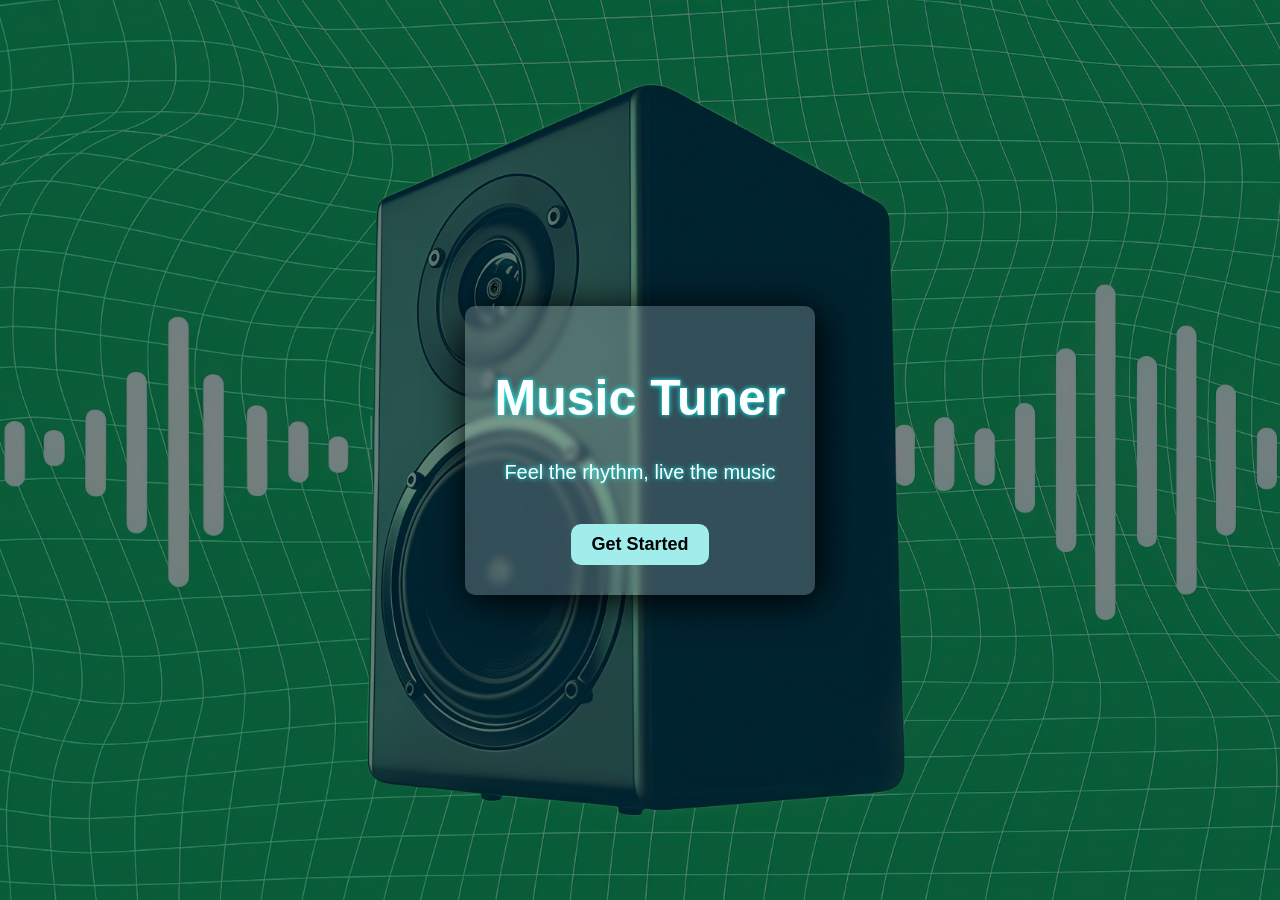
<file: index.html>
<!DOCTYPE html>
<html lang="en">
<head>
    <meta charset="UTF-8">
    <meta name="viewport" content="width=device-width, initial-scale=1.0">
    <title>Music Tuner</title>
    <link rel="stylesheet" href="style.css">
</head>
<body>
    <div class="hero">
        <div class="glasy">
        <h1>Music Tuner</h1>
        <p>Feel the rhythm, live the music</p>
     <a href="main.html" class="btn">Get Started</a>
    </div>
    </div>
</body>
</html>
</file>
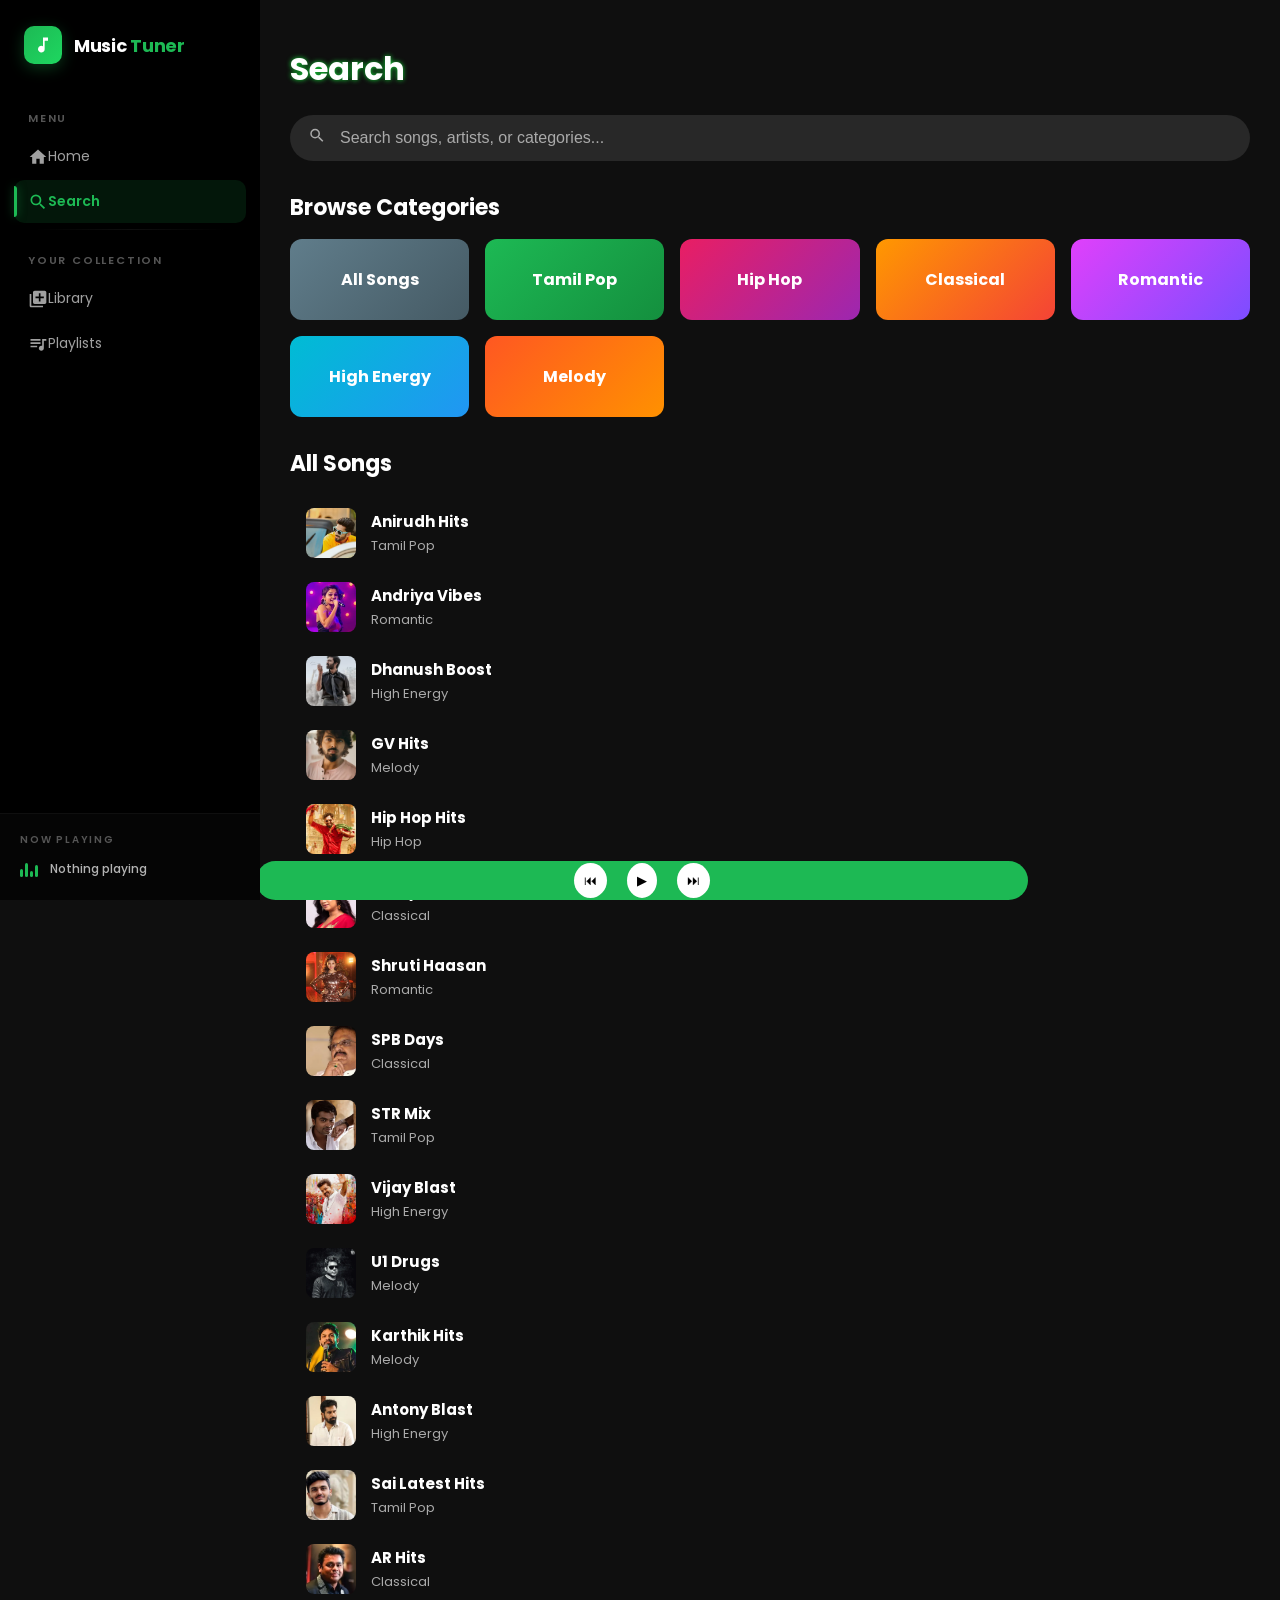
<file: Home.html>
<!DOCTYPE html>
<html lang="en">
<head>
  <meta charset="UTF-8">
  <meta name="viewport" content="width=device-width, initial-scale=1.0">
  <title>Music Tuner - Search</title>
  <link rel="stylesheet" href="style2.css">
  <link rel="stylesheet" href="style3.css">
</head>
<body>

<div class="sidebar">
  <div class="sidebar-header">
    <div class="logo-icon"><svg viewBox="0 0 24 24"><path d="M12 3v10.55A4 4 0 1 0 14 17V7h4V3h-6z"/></svg></div>
    <h2>Music <span>Tuner</span></h2>
  </div>
  <div class="sidebar-nav">
    <p class="nav-label">Menu</p>
    <ul>
      <li><a href="main.html"><span class="icon"><svg viewBox="0 0 24 24"><path d="M10 20v-6h4v6h5v-8h3L12 3 2 12h3v8z"/></svg></span> Home</a></li>
      <li class="active"><a href="Home.html"><span class="icon"><svg viewBox="0 0 24 24"><path d="M15.5 14h-.79l-.28-.27A6.47 6.47 0 0 0 16 9.5 6.5 6.5 0 1 0 9.5 16c1.61 0 3.09-.59 4.23-1.57l.27.28v.79l5 4.99L20.49 19l-4.99-5zm-6 0C7.01 14 5 11.99 5 9.5S7.01 5 9.5 5 14 7.01 14 9.5 11.99 14 9.5 14z"/></svg></span> Search</a></li>
    </ul>
    <div class="sidebar-divider"></div>
    <p class="nav-label">Your Collection</p>
    <ul>
      <li><a href="library.html"><span class="icon"><svg viewBox="0 0 24 24"><path d="M4 6H2v14c0 1.1.9 2 2 2h14v-2H4V6zm16-4H8c-1.1 0-2 .9-2 2v12c0 1.1.9 2 2 2h12c1.1 0 2-.9 2-2V4c0-1.1-.9-2-2-2zm-1 9h-4v4h-2v-4H9V9h4V5h2v4h4v2z"/></svg></span> Library</a></li>
      <li><a href="playlist.html"><span class="icon"><svg viewBox="0 0 24 24"><path d="M15 6H3v2h12V6zm0 4H3v2h12v-2zM3 16h8v-2H3v2zM17 6v8.18c-.31-.11-.65-.18-1-.18-1.66 0-3 1.34-3 3s1.34 3 3 3 3-1.34 3-3V8h3V6h-5z"/></svg></span> Playlists</a></li>
    </ul>
  </div>
  <div class="sidebar-footer">
    <div class="now-playing-label">Now Playing</div>
    <div class="now-playing-info">
      <div class="equalizer">
        <div class="eq-bar"></div>
        <div class="eq-bar"></div>
        <div class="eq-bar"></div>
        <div class="eq-bar"></div>
      </div>
      <span class="now-playing-text" id="nowPlayingText">Nothing playing</span>
    </div>
  </div>
</div>

<div class="main">
  <h1 class="one">Search</h1>

  <div class="search-container">
    <span class="search-icon"><svg width="18" height="18" viewBox="0 0 24 24" fill="#aaa"><path d="M15.5 14h-.79l-.28-.27A6.47 6.47 0 0 0 16 9.5 6.5 6.5 0 1 0 9.5 16c1.61 0 3.09-.59 4.23-1.57l.27.28v.79l5 4.99L20.49 19l-4.99-5zm-6 0C7.01 14 5 11.99 5 9.5S7.01 5 9.5 5 14 7.01 14 9.5 11.99 14 9.5 14z"/></svg></span>
    <input type="text" class="search-bar" id="searchInput" placeholder="Search songs, artists, or categories..." oninput="filterSongs()">
  </div>

  <h2 class="section-title">Browse Categories</h2>
  <div class="categories">
    <div class="category cat-all" onclick="filterByCategory('all')">All Songs</div>
    <div class="category cat-tamil" onclick="filterByCategory('Tamil Pop')">Tamil Pop</div>
    <div class="category cat-hiphop" onclick="filterByCategory('Hip Hop')">Hip Hop</div>
    <div class="category cat-classical" onclick="filterByCategory('Classical')">Classical</div>
    <div class="category cat-romantic" onclick="filterByCategory('Romantic')">Romantic</div>
    <div class="category cat-high" onclick="filterByCategory('High Energy')">High Energy</div>
    <div class="category cat-melody" onclick="filterByCategory('Melody')">Melody</div>
  </div>

  <h2 class="section-title" id="resultsTitle">All Songs</h2>
  <ul class="song-list" id="songList"></ul>
</div>

<div class="player">
  <button onclick="prev()">⏮</button>
  <button id="playBtn" onclick="togglePlay()">▶</button>
  <button onclick="next()">⏭</button>
</div>

<audio id="audio"></audio>

<script>
const audio = document.getElementById("audio");
const playBtn = document.getElementById("playBtn");
const songListEl = document.getElementById("songList");
const searchInput = document.getElementById("searchInput");
const resultsTitle = document.getElementById("resultsTitle");

const songs = [
  { name: "Anirudh Hits",    file: "anis.mp3",     img: "Ani.webp",     type: "Tamil Pop",    tags: "anirudh tamil pop energy" },
  { name: "Andriya Vibes",   file: "ants.mp3",     img: "an.webp",      type: "Romantic",     tags: "andriya romantic chill" },
  { name: "Dhanush Boost",   file: "ds.mp3",       img: "D.webp",       type: "High Energy",  tags: "dhanush boost energy tamil" },
  { name: "GV Hits",         file: "gvs.mp3",      img: "GV.webp",      type: "Melody",       tags: "gv prakash melody tamil" },
  { name: "Hip Hop Hits",    file: "hips.mp3",     img: "hip.webp",     type: "Hip Hop",      tags: "hip hop rap beats" },
  { name: "Shreya Ghoshal",  file: "shrs.mp3",     img: "shr.webp",     type: "Classical",    tags: "shreya ghoshal classical melody" },
  { name: "Shruti Haasan",   file: "shruthis.mp3", img: "shruthi.webp", type: "Romantic",     tags: "shruti haasan romantic pop" },
  { name: "SPB Days",        file: "spbs.mp3",     img: "spb.webp",     type: "Classical",    tags: "spb balasubrahmanyam classical melody" },
  { name: "STR Mix",         file: "strrs.mp3",    img: "strr.webp",    type: "Tamil Pop",    tags: "str simbu tamil pop" },
  { name: "Vijay Blast",     file: "vijs.mp3",     img: "Vij.webp",     type: "High Energy",  tags: "vijay blast energy tamil" },
  { name: "U1 Drugs",        file: "u1s.mp3",      img: "u1.webp",      type: "Melody",       tags: "yuvan shankar raja melody" },
  { name: "Karthik Hits",    file: "kars.mp3",     img: "kar.webp",     type: "Melody",       tags: "karthik melody singer" },
  { name: "Antony Blast",    file: "ants.mp3",     img: "ant.webp",     type: "High Energy",  tags: "antony blast energy" },
  { name: "Sai Latest Hits", file: "sais.mp3",     img: "sai.webp",     type: "Tamil Pop",    tags: "sai pallavi latest tamil" },
  { name: "AR Hits",         file: "ars.mp3",      img: "AR.webp",      type: "Classical",    tags: "ar rahman classical oscar" }
];

let currentIndex = -1;
let filteredSongs = [...songs];

function renderSongs(list) {
  if (list.length === 0) {
    songListEl.innerHTML = '<div class="no-results">No songs found 😕</div>';
    return;
  }
  songListEl.innerHTML = list.map((song, i) => {
    const originalIndex = songs.indexOf(song);
    return `
      <li class="song-item" onclick="playSong(${originalIndex})">
        <img class="song-thumb" src="${song.img}" alt="${song.name}">
        <div class="song-info">
          <div class="song-name">${song.name}</div>
          <div class="song-type">${song.type}</div>
        </div>
        <button class="song-play-btn" onclick="event.stopPropagation(); playSong(${originalIndex})">▶</button>
      </li>
    `;
  }).join("");
}

function filterSongs() {
  const query = searchInput.value.toLowerCase().trim();
  if (query === "") {
    filteredSongs = [...songs];
    resultsTitle.textContent = "All Songs";
  } else {
    filteredSongs = songs.filter(s =>
      s.name.toLowerCase().includes(query) ||
      s.type.toLowerCase().includes(query) ||
      s.tags.toLowerCase().includes(query)
    );
    resultsTitle.textContent = `Results for "${searchInput.value}"`;
  }
  renderSongs(filteredSongs);
}

function filterByCategory(category) {
  searchInput.value = "";
  if (category === "all") {
    filteredSongs = [...songs];
    resultsTitle.textContent = "All Songs";
  } else {
    filteredSongs = songs.filter(s => s.type === category);
    resultsTitle.textContent = category;
  }
  renderSongs(filteredSongs);
}

function playSong(index) {
  currentIndex = index;
  audio.src = songs[currentIndex].file;
  audio.play();
  playBtn.textContent = "⏸";
}

function togglePlay() {
  if (currentIndex === -1) return;
  if (audio.paused) {
    audio.play();
    playBtn.textContent = "⏸";
  } else {
    audio.pause();
    playBtn.textContent = "▶";
  }
}

function next() {
  if (songs.length === 0) return;
  currentIndex = (currentIndex + 1) % songs.length;
  playSong(currentIndex);
}

function prev() {
  if (songs.length === 0) return;
  currentIndex = (currentIndex - 1 + songs.length) % songs.length;
  playSong(currentIndex);
}

audio.addEventListener("ended", function () {
  next();
});

// Initial render
renderSongs(songs);
</script>

</body>
</html>
</file>
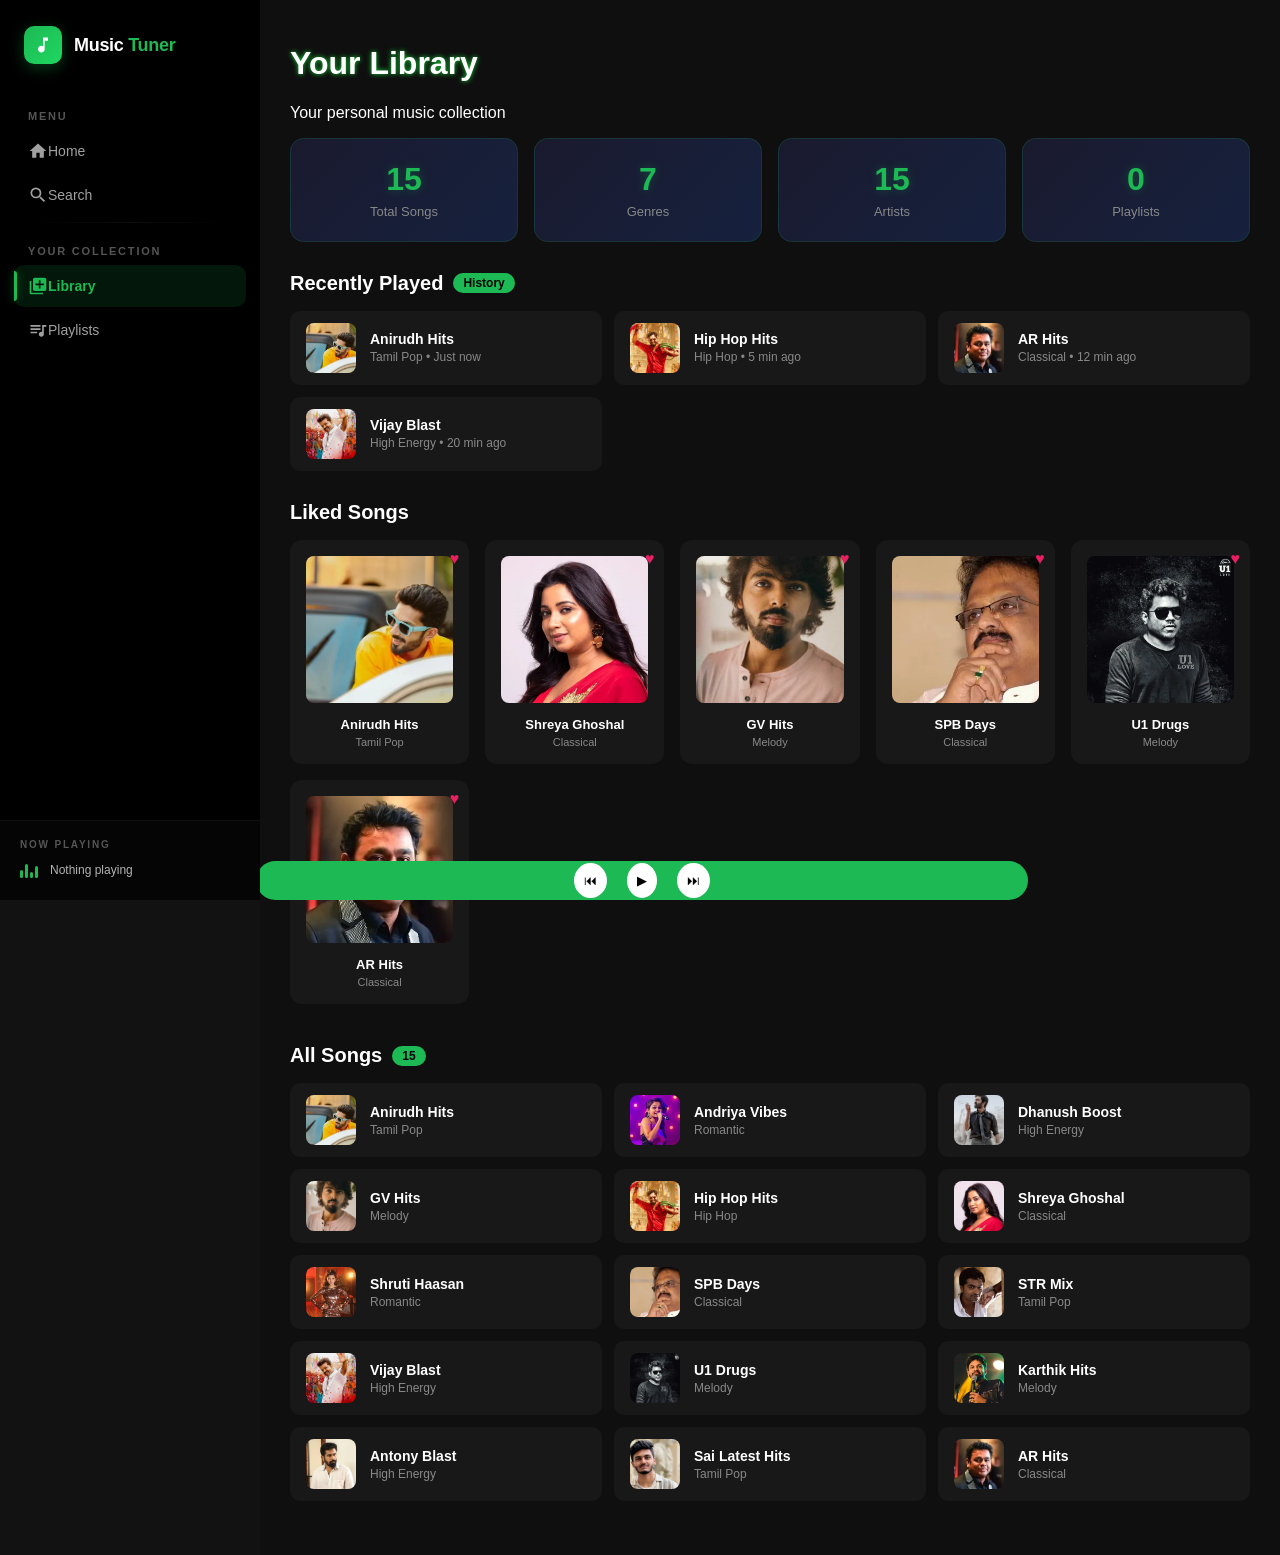
<file: library.html>
<!DOCTYPE html>
<html lang="en">
<head>
  <meta charset="UTF-8">
  <meta name="viewport" content="width=device-width, initial-scale=1.0">
  <title>Music Tuner - Library</title>
  <link rel="stylesheet" href="style2.css">
  <link rel="stylesheet" href="style-library.css">
</head>
<body>

<div class="sidebar">
  <div class="sidebar-header">
    <div class="logo-icon"><svg viewBox="0 0 24 24"><path d="M12 3v10.55A4 4 0 1 0 14 17V7h4V3h-6z"/></svg></div>
    <h2>Music <span>Tuner</span></h2>
  </div>
  <div class="sidebar-nav">
    <p class="nav-label">Menu</p>
    <ul>
      <li><a href="main.html"><span class="icon"><svg viewBox="0 0 24 24"><path d="M10 20v-6h4v6h5v-8h3L12 3 2 12h3v8z"/></svg></span> Home</a></li>
      <li><a href="Home.html"><span class="icon"><svg viewBox="0 0 24 24"><path d="M15.5 14h-.79l-.28-.27A6.47 6.47 0 0 0 16 9.5 6.5 6.5 0 1 0 9.5 16c1.61 0 3.09-.59 4.23-1.57l.27.28v.79l5 4.99L20.49 19l-4.99-5zm-6 0C7.01 14 5 11.99 5 9.5S7.01 5 9.5 5 14 7.01 14 9.5 11.99 14 9.5 14z"/></svg></span> Search</a></li>
    </ul>
    <div class="sidebar-divider"></div>
    <p class="nav-label">Your Collection</p>
    <ul>
      <li class="active"><a href="library.html"><span class="icon"><svg viewBox="0 0 24 24"><path d="M4 6H2v14c0 1.1.9 2 2 2h14v-2H4V6zm16-4H8c-1.1 0-2 .9-2 2v12c0 1.1.9 2 2 2h12c1.1 0 2-.9 2-2V4c0-1.1-.9-2-2-2zm-1 9h-4v4h-2v-4H9V9h4V5h2v4h4v2z"/></svg></span> Library</a></li>
      <li><a href="playlist.html"><span class="icon"><svg viewBox="0 0 24 24"><path d="M15 6H3v2h12V6zm0 4H3v2h12v-2zM3 16h8v-2H3v2zM17 6v8.18c-.31-.11-.65-.18-1-.18-1.66 0-3 1.34-3 3s1.34 3 3 3 3-1.34 3-3V8h3V6h-5z"/></svg></span> Playlists</a></li>
    </ul>
  </div>
  <div class="sidebar-footer">
    <div class="now-playing-label">Now Playing</div>
    <div class="now-playing-info">
      <div class="equalizer">
        <div class="eq-bar"></div>
        <div class="eq-bar"></div>
        <div class="eq-bar"></div>
        <div class="eq-bar"></div>
      </div>
      <span class="now-playing-text" id="nowPlayingText">Nothing playing</span>
    </div>
  </div>
</div>

<div class="main">
  <h1 class="one">Your Library</h1>
  <p>Your personal music collection</p>

  <!-- Stats -->
  <div class="stats-row">
    <div class="stat-card">
      <div class="stat-number">15</div>
      <div class="stat-label">Total Songs</div>
    </div>
    <div class="stat-card">
      <div class="stat-number">7</div>
      <div class="stat-label">Genres</div>
    </div>
    <div class="stat-card">
      <div class="stat-number">15</div>
      <div class="stat-label">Artists</div>
    </div>
    <div class="stat-card">
      <div class="stat-number">0</div>
      <div class="stat-label">Playlists</div>
    </div>
  </div>

  
  <h2 class="section-title">Recently Played <span class="badge">History</span></h2>
  <div class="recent-list" id="recentList">
    <div class="recent-item" onclick="playSong(0)">
      <img class="recent-thumb" src="Ani.webp" alt="Anirudh">
      <div class="recent-info">
        <div class="recent-name">Anirudh Hits</div>
        <div class="recent-meta">Tamil Pop • Just now</div>
      </div>
      <button class="recent-play">▶</button>
    </div>
    <div class="recent-item" onclick="playSong(4)">
      <img class="recent-thumb" src="hip.webp" alt="Hip Hop">
      <div class="recent-info">
        <div class="recent-name">Hip Hop Hits</div>
        <div class="recent-meta">Hip Hop • 5 min ago</div>
      </div>
      <button class="recent-play">▶</button>
    </div>
    <div class="recent-item" onclick="playSong(14)">
      <img class="recent-thumb" src="AR.webp" alt="AR Rahman">
      <div class="recent-info">
        <div class="recent-name">AR Hits</div>
        <div class="recent-meta">Classical • 12 min ago</div>
      </div>
      <button class="recent-play">▶</button>
    </div>
    <div class="recent-item" onclick="playSong(9)">
      <img class="recent-thumb" src="Vij.webp" alt="Vijay">
      <div class="recent-info">
        <div class="recent-name">Vijay Blast</div>
        <div class="recent-meta">High Energy • 20 min ago</div>
      </div>
      <button class="recent-play">▶</button>
    </div>
  </div>

 
  <h2 class="section-title">Liked Songs</h2>
  <div class="liked-grid" id="likedGrid">
    <div class="liked-card" onclick="playSong(0)">
      <span class="heart">&hearts;</span>
      <img src="Ani.webp" alt="Anirudh">
      <div class="liked-name">Anirudh Hits</div>
      <div class="liked-type">Tamil Pop</div>
    </div>
    <div class="liked-card" onclick="playSong(5)">
      <span class="heart">&hearts;</span>
      <img src="shr.webp" alt="Shreya">
      <div class="liked-name">Shreya Ghoshal</div>
      <div class="liked-type">Classical</div>
    </div>
    <div class="liked-card" onclick="playSong(3)">
      <span class="heart">&hearts;</span>
      <img src="GV.webp" alt="GV Prakash">
      <div class="liked-name">GV Hits</div>
      <div class="liked-type">Melody</div>
    </div>
    <div class="liked-card" onclick="playSong(7)">
      <span class="heart">&hearts;</span>
      <img src="spb.webp" alt="SPB">
      <div class="liked-name">SPB Days</div>
      <div class="liked-type">Classical</div>
    </div>
    <div class="liked-card" onclick="playSong(10)">
      <span class="heart">&hearts;</span>
      <img src="u1.webp" alt="U1">
      <div class="liked-name">U1 Drugs</div>
      <div class="liked-type">Melody</div>
    </div>
    <div class="liked-card" onclick="playSong(14)">
      <span class="heart">&hearts;</span>
      <img src="AR.webp" alt="AR Rahman">
      <div class="liked-name">AR Hits</div>
      <div class="liked-type">Classical</div>
    </div>
  </div>

  
  <h2 class="section-title">All Songs <span class="badge">15</span></h2>
  <div class="recent-list" id="allSongsList"></div>

</div>

<div class="player">
  <button onclick="prev()">⏮</button>
  <button id="playBtn" onclick="togglePlay()">▶</button>
  <button onclick="next()">⏭</button>
</div>

<audio id="audio"></audio>

<script>
const audio = document.getElementById("audio");
const playBtn = document.getElementById("playBtn");
const nowPlayingText = document.getElementById("nowPlayingText");

const songs = [
  { name: "Anirudh Hits",    file: "anis.mp3",     img: "Ani.webp",     type: "Tamil Pop" },
  { name: "Andriya Vibes",   file: "ants.mp3",     img: "an.webp",      type: "Romantic" },
  { name: "Dhanush Boost",   file: "ds.mp3",       img: "D.webp",       type: "High Energy" },
  { name: "GV Hits",         file: "gvs.mp3",      img: "GV.webp",      type: "Melody" },
  { name: "Hip Hop Hits",    file: "hips.mp3",     img: "hip.webp",     type: "Hip Hop" },
  { name: "Shreya Ghoshal",  file: "shrs.mp3",     img: "shr.webp",     type: "Classical" },
  { name: "Shruti Haasan",   file: "shruthis.mp3", img: "shruthi.webp", type: "Romantic" },
  { name: "SPB Days",        file: "spbs.mp3",     img: "spb.webp",     type: "Classical" },
  { name: "STR Mix",         file: "strrs.mp3",    img: "strr.webp",    type: "Tamil Pop" },
  { name: "Vijay Blast",     file: "vijs.mp3",     img: "Vij.webp",     type: "High Energy" },
  { name: "U1 Drugs",        file: "u1s.mp3",      img: "u1.webp",      type: "Melody" },
  { name: "Karthik Hits",    file: "kars.mp3",     img: "kar.webp",     type: "Melody" },
  { name: "Antony Blast",    file: "ants.mp3",     img: "ant.webp",     type: "High Energy" },
  { name: "Sai Latest Hits", file: "sais.mp3",     img: "sai.webp",     type: "Tamil Pop" },
  { name: "AR Hits",         file: "ars.mp3",      img: "AR.webp",      type: "Classical" }
];

let currentIndex = -1;


const allSongsList = document.getElementById("allSongsList");
allSongsList.innerHTML = songs.map((song, i) => `
  <div class="recent-item" onclick="playSong(${i})">
    <img class="recent-thumb" src="${song.img}" alt="${song.name}">
    <div class="recent-info">
      <div class="recent-name">${song.name}</div>
      <div class="recent-meta">${song.type}</div>
    </div>
    <button class="recent-play" onclick="event.stopPropagation(); playSong(${i})">▶</button>
  </div>
`).join("");

function playSong(index) {
  currentIndex = index;
  audio.src = songs[currentIndex].file;
  audio.play();
  playBtn.textContent = "⏸";
  nowPlayingText.textContent = songs[currentIndex].name;
}

function togglePlay() {
  if (currentIndex === -1) return;
  if (audio.paused) {
    audio.play();
    playBtn.textContent = "⏸";
  } else {
    audio.pause();
    playBtn.textContent = "▶";
  }
}

function next() {
  if (songs.length === 0) return;
  currentIndex = (currentIndex + 1) % songs.length;
  playSong(currentIndex);
}

function prev() {
  if (songs.length === 0) return;
  currentIndex = (currentIndex - 1 + songs.length) % songs.length;
  playSong(currentIndex);
}

audio.addEventListener("ended", function() {
  next();
});
</script>

</body>
</html>
</file>
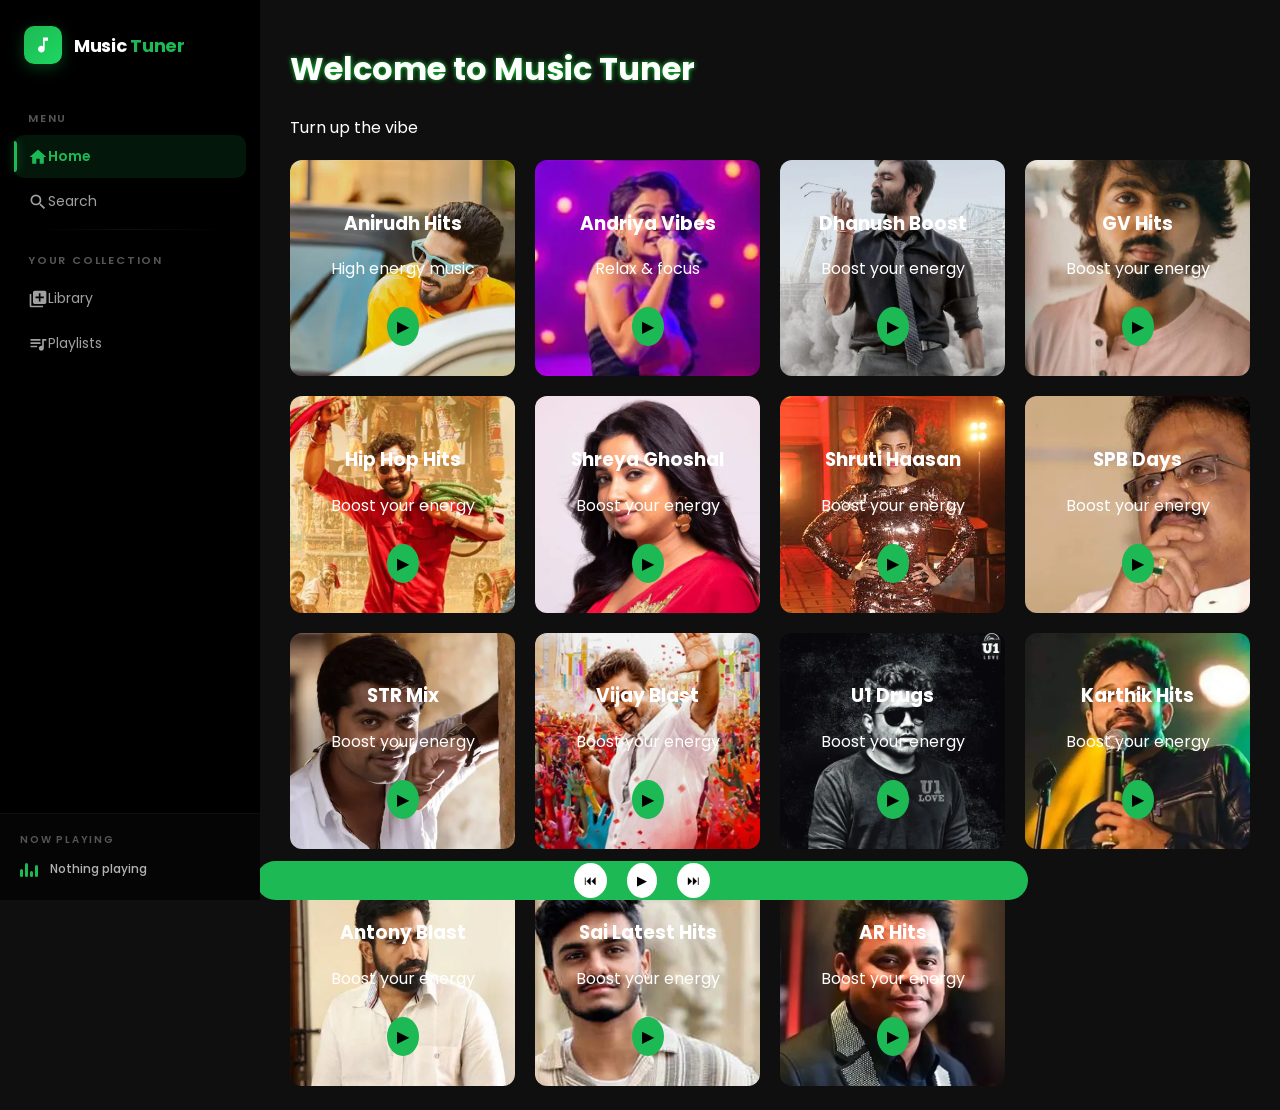
<file: main.html>
<!DOCTYPE html>
<html lang="en">
<head>
  <meta charset="UTF-8">
  <meta name="viewport" content="width=device-width, initial-scale=1.0">
  <title>Music Tuner</title>
  <link rel="stylesheet" href="style2.css">
</head>
<body>

<div class="sidebar">
  <div class="sidebar-header">
    <div class="logo-icon"><svg viewBox="0 0 24 24"><path d="M12 3v10.55A4 4 0 1 0 14 17V7h4V3h-6z"/></svg></div>
    <h2>Music <span>Tuner</span></h2>
  </div>
  <div class="sidebar-nav">
    <p class="nav-label">Menu</p>
    <ul>
      <li class="active"><a href="main.html"><span class="icon"><svg viewBox="0 0 24 24"><path d="M10 20v-6h4v6h5v-8h3L12 3 2 12h3v8z"/></svg></span> Home</a></li>
      <li><a href="Home.html"><span class="icon"><svg viewBox="0 0 24 24"><path d="M15.5 14h-.79l-.28-.27A6.47 6.47 0 0 0 16 9.5 6.5 6.5 0 1 0 9.5 16c1.61 0 3.09-.59 4.23-1.57l.27.28v.79l5 4.99L20.49 19l-4.99-5zm-6 0C7.01 14 5 11.99 5 9.5S7.01 5 9.5 5 14 7.01 14 9.5 11.99 14 9.5 14z"/></svg></span> Search</a></li>
    </ul>
    <div class="sidebar-divider"></div>
    <p class="nav-label">Your Collection</p>
    <ul>
      <li><a href="library.html"><span class="icon"><svg viewBox="0 0 24 24"><path d="M4 6H2v14c0 1.1.9 2 2 2h14v-2H4V6zm16-4H8c-1.1 0-2 .9-2 2v12c0 1.1.9 2 2 2h12c1.1 0 2-.9 2-2V4c0-1.1-.9-2-2-2zm-1 9h-4v4h-2v-4H9V9h4V5h2v4h4v2z"/></svg></span> Library</a></li>
      <li><a href="playlist.html"><span class="icon"><svg viewBox="0 0 24 24"><path d="M15 6H3v2h12V6zm0 4H3v2h12v-2zM3 16h8v-2H3v2zM17 6v8.18c-.31-.11-.65-.18-1-.18-1.66 0-3 1.34-3 3s1.34 3 3 3 3-1.34 3-3V8h3V6h-5z"/></svg></span> Playlists</a></li>
    </ul>
  </div>
  <div class="sidebar-footer">
    <div class="now-playing-label">Now Playing</div>
    <div class="now-playing-info">
      <div class="equalizer">
        <div class="eq-bar"></div>
        <div class="eq-bar"></div>
        <div class="eq-bar"></div>
        <div class="eq-bar"></div>
      </div>
      <span class="now-playing-text" id="nowPlayingText">Nothing playing</span>
    </div>
  </div>
</div>
<div class="main">

  <h1 class="one">Welcome to Music Tuner</h1>
  <p>Turn up the vibe</p>

  <div class="cards">

    <div class="card card1" onclick="playSong(0)">
      <h3>Anirudh Hits</h3>
      <p>High energy music</p>
      <button>▶</button>
    </div>

    <div class="card card2" onclick="playSong(1)">
      <h3>Andriya Vibes</h3>
      <p>Relax & focus</p>
      <button>▶</button>
    </div>

    <div class="card card3" onclick="playSong(2)">
      <h3>Dhanush Boost</h3>
      <p>Boost your energy</p>
      <button>▶</button>
    </div>

    <div class="card card4" onclick="playSong(3)">
      <h3>GV Hits</h3>
      <p>Boost your energy</p>
      <button>▶</button>
    </div>

    <div class="card card5" onclick="playSong(4)">
      <h3>Hip Hop Hits</h3>
      <p>Boost your energy</p>
      <button>▶</button>
    </div>

    <div class="card card6" onclick="playSong(5)">
      <h3>Shreya Ghoshal</h3>
      <p>Boost your energy</p>
      <button>▶</button>
    </div>

    <div class="card card7" onclick="playSong(6)">
      <h3>Shruti Haasan</h3>
      <p>Boost your energy</p>
      <button>▶</button>
    </div>

    <div class="card card8" onclick="playSong(7)">
      <h3>SPB Days</h3>
      <p>Boost your energy</p>
      <button>▶</button>
    </div>

    <div class="card card9" onclick="playSong(8)">
      <h3>STR Mix</h3>
      <p>Boost your energy</p>
      <button>▶</button>
    </div>

    <div class="card card10" onclick="playSong(9)">
      <h3>Vijay Blast</h3>
      <p>Boost your energy</p>
      <button>▶</button>
    </div>

    <div class="card card11" onclick="playSong(10)">
      <h3>U1 Drugs</h3>
      <p>Boost your energy</p>
      <button>▶</button>
    </div>

    <div class="card card12" onclick="playSong(11)">
      <h3>Karthik Hits</h3>
      <p>Boost your energy</p>
      <button>▶</button>
    </div>

    <div class="card card13" onclick="playSong(12)">
      <h3>Antony Blast</h3>
      <p>Boost your energy</p>
      <button>▶</button>
    </div>

    <div class="card card14" onclick="playSong(13)">
      <h3>Sai Latest Hits</h3>
      <p>Boost your energy</p>
      <button>▶</button>
    </div>
    
    <div class="card card15" onclick="playSong(14)">
      <h3>AR Hits</h3>
      <p>Boost your energy</p>
      <button>▶</button>
    </div>


  </div>

</div>

<div class="player">
  <button onclick="prev()">⏮</button>
  <button id="playBtn" onclick="togglePlay()">▶</button>
  <button onclick="next()">⏭</button>
</div>

<audio id="audio"></audio>

<script>
const audio = document.getElementById("audio");
const playBtn = document.getElementById("playBtn");

const songs = [
  "anis.mp3",
  "ants.mp3",
  "ds.mp3",
  "gvs.mp3",
  "hips.mp3",
  "shrs.mp3",
  "shruthis.mp3",
  "spbs.mp3",
  "strrs.mp3",
  "vijs.mp3",
  "u1s.mp3",
  "kars.mp3",
  "ants.mp3",
  "sais.mp3",
  "ars.mp3"
];

const songNames = [
  "Anirudh Hits", "Andriya Vibes", "Dhanush Boost", "GV Hits",
  "Hip Hop Hits", "Shreya Ghoshal", "Shruti Haasan", "SPB Days",
  "STR Mix", "Vijay Blast", "U1 Drugs", "Karthik Hits",
  "Antony Blast", "Sai Latest Hits", "AR Hits"
];

let currentIndex = -1;
const nowPlayingText = document.getElementById("nowPlayingText");

function playSong(index) {
  currentIndex = index;
  audio.src = songs[currentIndex];
  audio.play();
  playBtn.textContent = "⏸";
  nowPlayingText.textContent = songNames[currentIndex];
}

function togglePlay() {
  if (currentIndex === -1) return;
  if (audio.paused) {
    audio.play();
    playBtn.textContent = "⏸";
  } else {
    audio.pause();
    playBtn.textContent = "▶";
  }
}

function next() {
  if (songs.length === 0) return;
  currentIndex = (currentIndex + 1) % songs.length;
  playSong(currentIndex);
}

function prev() {
  if (songs.length === 0) return;
  currentIndex = (currentIndex - 1 + songs.length) % songs.length;
  playSong(currentIndex);
}

audio.addEventListener("ended", function () {
  next();
});
</script>

</body>
</html>
</file>
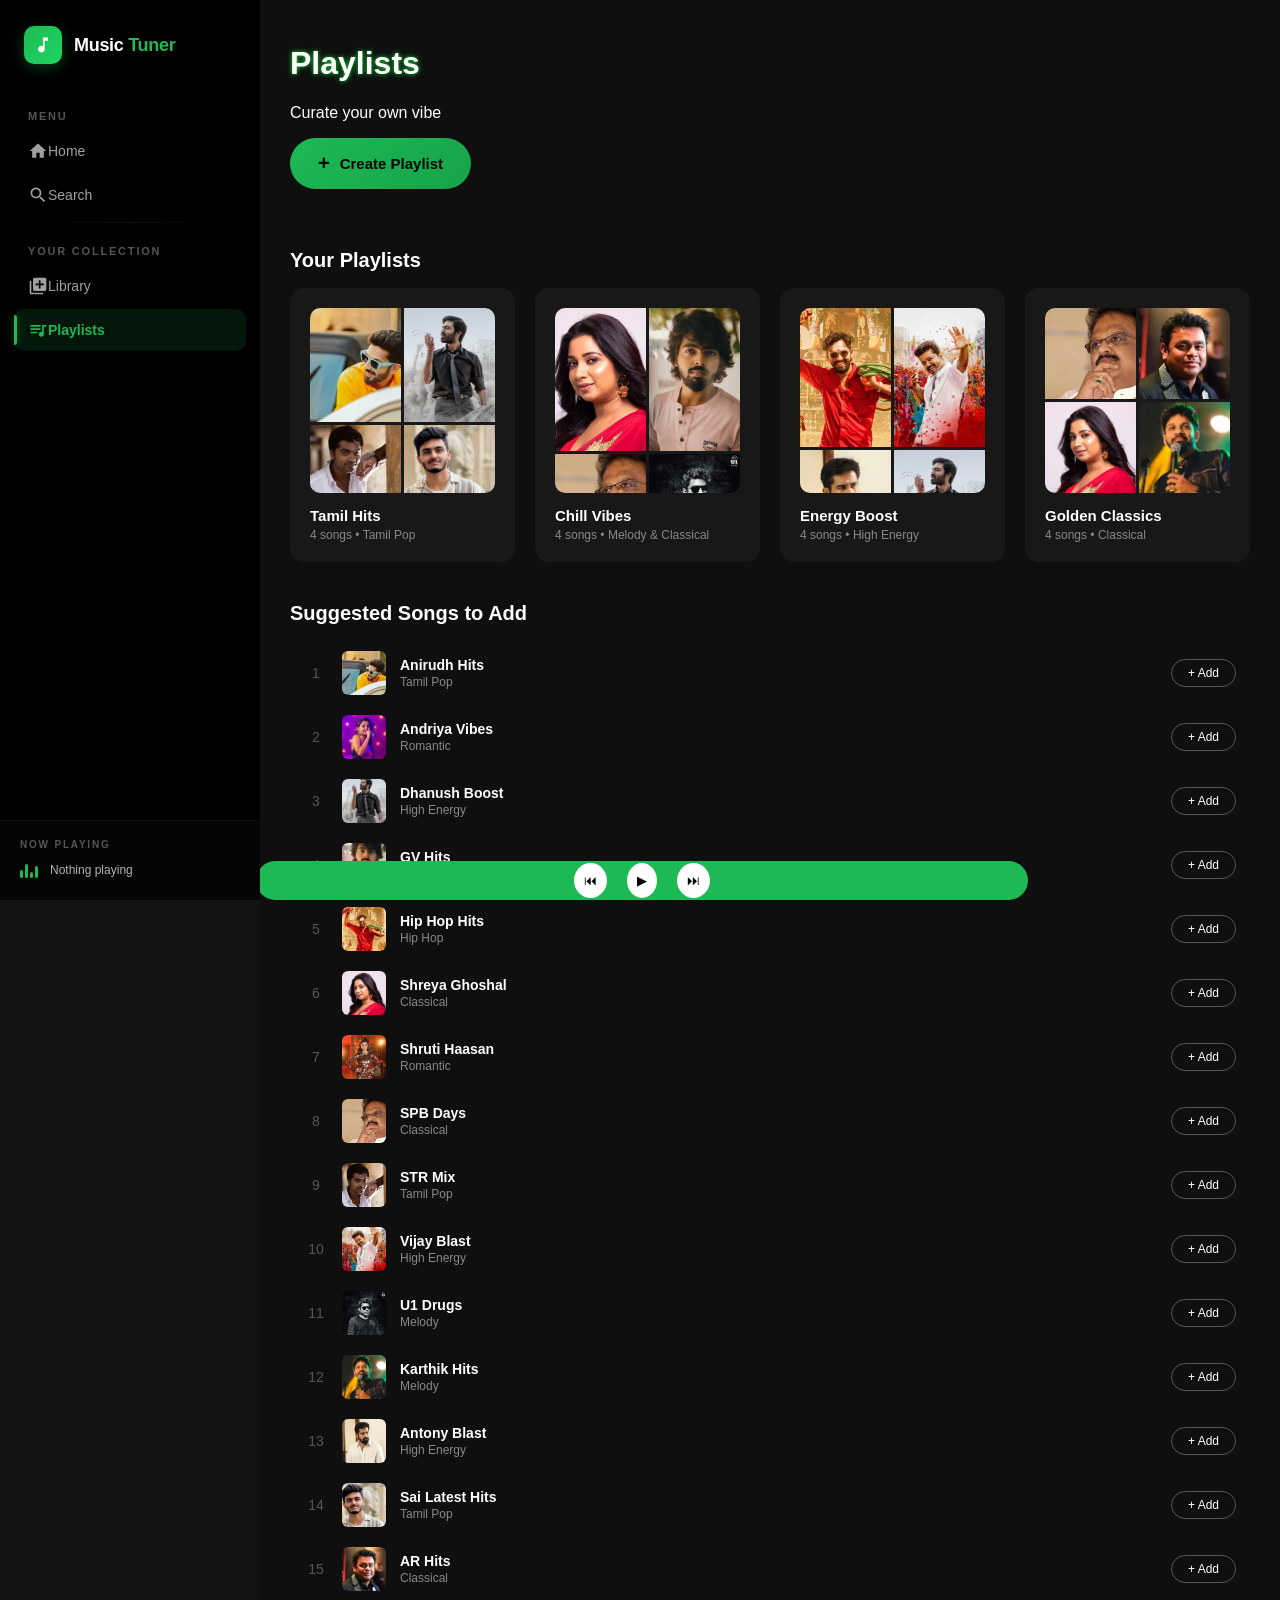
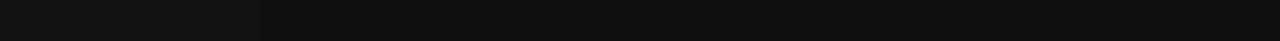
<file: playlist.html>
<!DOCTYPE html>
<html lang="en">
<head>
  <meta charset="UTF-8">
  <meta name="viewport" content="width=device-width, initial-scale=1.0">
  <title>Music Tuner - Playlists</title>
  <link rel="stylesheet" href="style2.css">
  <link rel="stylesheet" href="style-playlist.css">
</head>
<body>

<div class="sidebar">
  <div class="sidebar-header">
    <div class="logo-icon"><svg viewBox="0 0 24 24"><path d="M12 3v10.55A4 4 0 1 0 14 17V7h4V3h-6z"/></svg></div>
    <h2>Music <span>Tuner</span></h2>
  </div>
  <div class="sidebar-nav">
    <p class="nav-label">Menu</p>
    <ul>
      <li><a href="main.html"><span class="icon"><svg viewBox="0 0 24 24"><path d="M10 20v-6h4v6h5v-8h3L12 3 2 12h3v8z"/></svg></span> Home</a></li>
      <li><a href="Home.html"><span class="icon"><svg viewBox="0 0 24 24"><path d="M15.5 14h-.79l-.28-.27A6.47 6.47 0 0 0 16 9.5 6.5 6.5 0 1 0 9.5 16c1.61 0 3.09-.59 4.23-1.57l.27.28v.79l5 4.99L20.49 19l-4.99-5zm-6 0C7.01 14 5 11.99 5 9.5S7.01 5 9.5 5 14 7.01 14 9.5 11.99 14 9.5 14z"/></svg></span> Search</a></li>
    </ul>
    <div class="sidebar-divider"></div>
    <p class="nav-label">Your Collection</p>
    <ul>
      <li><a href="library.html"><span class="icon"><svg viewBox="0 0 24 24"><path d="M4 6H2v14c0 1.1.9 2 2 2h14v-2H4V6zm16-4H8c-1.1 0-2 .9-2 2v12c0 1.1.9 2 2 2h12c1.1 0 2-.9 2-2V4c0-1.1-.9-2-2-2zm-1 9h-4v4h-2v-4H9V9h4V5h2v4h4v2z"/></svg></span> Library</a></li>
      <li class="active"><a href="playlist.html"><span class="icon"><svg viewBox="0 0 24 24"><path d="M15 6H3v2h12V6zm0 4H3v2h12v-2zM3 16h8v-2H3v2zM17 6v8.18c-.31-.11-.65-.18-1-.18-1.66 0-3 1.34-3 3s1.34 3 3 3 3-1.34 3-3V8h3V6h-5z"/></svg></span> Playlists</a></li>
    </ul>
  </div>
  <div class="sidebar-footer">
    <div class="now-playing-label">Now Playing</div>
    <div class="now-playing-info">
      <div class="equalizer">
        <div class="eq-bar"></div>
        <div class="eq-bar"></div>
        <div class="eq-bar"></div>
        <div class="eq-bar"></div>
      </div>
      <span class="now-playing-text" id="nowPlayingText">Nothing playing</span>
    </div>
  </div>
</div>

<div class="main">
  <h1 class="one">Playlists</h1>
  <p>Curate your own vibe</p>

  <button class="create-playlist-btn" onclick="openModal()">
    <span class="plus-icon">+</span> Create Playlist
  </button>

  
  <h2 class="section-title">Your Playlists</h2>
  <div class="playlists-grid" id="playlistsGrid">


    <div class="playlist-card" onclick="playPlaylist('tamil')">
      <div class="playlist-cover">
        <img src="Ani.webp" alt="">
        <img src="D.webp" alt="">
        <img src="strr.webp" alt="">
        <img src="sai.webp" alt="">
      </div>
      <div class="playlist-name">Tamil Hits</div>
      <div class="playlist-meta">4 songs • Tamil Pop</div>
      <button class="playlist-play" onclick="event.stopPropagation(); playPlaylist('tamil')">▶</button>
    </div>

  
    <div class="playlist-card" onclick="playPlaylist('chill')">
      <div class="playlist-cover">
        <img src="shr.webp" alt="">
        <img src="GV.webp" alt="">
        <img src="spb.webp" alt="">
        <img src="u1.webp" alt="">
      </div>
      <div class="playlist-name">Chill Vibes</div>
      <div class="playlist-meta">4 songs • Melody & Classical</div>
      <button class="playlist-play" onclick="event.stopPropagation(); playPlaylist('chill')">▶</button>
    </div>

 
    <div class="playlist-card" onclick="playPlaylist('energy')">
      <div class="playlist-cover">
        <img src="hip.webp" alt="">
        <img src="Vij.webp" alt="">
        <img src="ant.webp" alt="">
        <img src="D.webp" alt="">
      </div>
      <div class="playlist-name">Energy Boost</div>
      <div class="playlist-meta">4 songs • High Energy</div>
      <button class="playlist-play" onclick="event.stopPropagation(); playPlaylist('energy')">▶</button>
    </div>

   
    <div class="playlist-card" onclick="playPlaylist('classic')">
      <div class="playlist-cover">
        <img src="spb.webp" alt="">
        <img src="AR.webp" alt="">
        <img src="shr.webp" alt="">
        <img src="kar.webp" alt="">
      </div>
      <div class="playlist-name">Golden Classics</div>
      <div class="playlist-meta">4 songs • Classical</div>
      <button class="playlist-play" onclick="event.stopPropagation(); playPlaylist('classic')">▶</button>
    </div>

  </div>

  
  <h2 class="section-title">Suggested Songs to Add</h2>
  <ul class="suggested-list" id="suggestedList"></ul>

</div>


<div class="modal-overlay" id="modalOverlay">
  <div class="modal">
    <h3>Create New Playlist</h3>
    <input type="text" id="playlistNameInput" placeholder="Playlist name...">
    <input type="text" id="playlistDescInput" placeholder="Description (optional)">
    <div class="modal-actions">
      <button class="modal-cancel" onclick="closeModal()">Cancel</button>
      <button class="modal-create" onclick="createPlaylist()">Create</button>
    </div>
  </div>
</div>

<div class="player">
  <button onclick="prev()">⏮</button>
  <button id="playBtn" onclick="togglePlay()">▶</button>
  <button onclick="next()">⏭</button>
</div>

<audio id="audio"></audio>

<script>
const audio = document.getElementById("audio");
const playBtn = document.getElementById("playBtn");
const nowPlayingText = document.getElementById("nowPlayingText");

const allSongs = [
  { name: "Anirudh Hits",    file: "anis.mp3",     img: "Ani.webp",     type: "Tamil Pop" },
  { name: "Andriya Vibes",   file: "ants.mp3",     img: "an.webp",      type: "Romantic" },
  { name: "Dhanush Boost",   file: "ds.mp3",       img: "D.webp",       type: "High Energy" },
  { name: "GV Hits",         file: "gvs.mp3",      img: "GV.webp",      type: "Melody" },
  { name: "Hip Hop Hits",    file: "hips.mp3",     img: "hip.webp",     type: "Hip Hop" },
  { name: "Shreya Ghoshal",  file: "shrs.mp3",     img: "shr.webp",     type: "Classical" },
  { name: "Shruti Haasan",   file: "shruthis.mp3", img: "shruthi.webp", type: "Romantic" },
  { name: "SPB Days",        file: "spbs.mp3",     img: "spb.webp",     type: "Classical" },
  { name: "STR Mix",         file: "strrs.mp3",    img: "strr.webp",    type: "Tamil Pop" },
  { name: "Vijay Blast",     file: "vijs.mp3",     img: "Vij.webp",     type: "High Energy" },
  { name: "U1 Drugs",        file: "u1s.mp3",      img: "u1.webp",      type: "Melody" },
  { name: "Karthik Hits",    file: "kars.mp3",     img: "kar.webp",     type: "Melody" },
  { name: "Antony Blast",    file: "ants.mp3",     img: "ant.webp",     type: "High Energy" },
  { name: "Sai Latest Hits", file: "sais.mp3",     img: "sai.webp",     type: "Tamil Pop" },
  { name: "AR Hits",         file: "ars.mp3",      img: "AR.webp",      type: "Classical" }
];

const playlists = {
  tamil:   [0, 2, 8, 13],
  chill:   [5, 3, 7, 10],
  energy:  [4, 9, 12, 2],
  classic: [7, 14, 5, 11]
};

let currentPlaylist = [];
let currentIndex = -1;


const suggestedList = document.getElementById("suggestedList");
suggestedList.innerHTML = allSongs.map((song, i) => `
  <li class="suggested-item" onclick="playSingleSong(${i})">
    <span class="suggested-num">${i + 1}</span>
    <img class="suggested-thumb" src="${song.img}" alt="${song.name}">
    <div class="suggested-info">
      <div class="suggested-name">${song.name}</div>
      <div class="suggested-artist">${song.type}</div>
    </div>
    <button class="suggested-add" onclick="event.stopPropagation(); alert('Added to playlist!')">+ Add</button>
  </li>
`).join("");

function playPlaylist(name) {
  const indices = playlists[name];
  if (!indices || indices.length === 0) return;
  currentPlaylist = indices.map(i => allSongs[i]);
  currentIndex = 0;
  playCurrentSong();
}

function playSingleSong(index) {
  currentPlaylist = [allSongs[index]];
  currentIndex = 0;
  playCurrentSong();
}

function playCurrentSong() {
  const song = currentPlaylist[currentIndex];
  audio.src = song.file;
  audio.play();
  playBtn.textContent = "⏸";
  nowPlayingText.textContent = song.name;
}

function togglePlay() {
  if (currentPlaylist.length === 0) return;
  if (audio.paused) {
    audio.play();
    playBtn.textContent = "⏸";
  } else {
    audio.pause();
    playBtn.textContent = "▶";
  }
}

function next() {
  if (currentPlaylist.length === 0) return;
  currentIndex = (currentIndex + 1) % currentPlaylist.length;
  playCurrentSong();
}

function prev() {
  if (currentPlaylist.length === 0) return;
  currentIndex = (currentIndex - 1 + currentPlaylist.length) % currentPlaylist.length;
  playCurrentSong();
}

audio.addEventListener("ended", function() {
  next();
});


function openModal() {
  document.getElementById("modalOverlay").classList.add("show");
  document.getElementById("playlistNameInput").focus();
}

function closeModal() {
  document.getElementById("modalOverlay").classList.remove("show");
  document.getElementById("playlistNameInput").value = "";
  document.getElementById("playlistDescInput").value = "";
}

function createPlaylist() {
  const name = document.getElementById("playlistNameInput").value.trim();
  if (!name) {
    alert("Please enter a playlist name");
    return;
  }

  const grid = document.getElementById("playlistsGrid");
  const card = document.createElement("div");
  card.className = "playlist-card";
  card.innerHTML = `
    <div class="playlist-cover single">
      <img src="img1.jpg" alt="">
    </div>
    <div class="playlist-name">${name}</div>
    <div class="playlist-meta">0 songs • New</div>
    <button class="playlist-play">▶</button>
  `;
  grid.appendChild(card);

  closeModal();
  alert(`Playlist "${name}" created!`);
}


document.getElementById("modalOverlay").addEventListener("click", function(e) {
  if (e.target === this) closeModal();
});
</script>

</body>
</html>
</file>
<file: style.css>
body {
    margin: 0;
    font-family: Arial, sans-serif;
}

.hero {
    height: 100vh;
    
    background-image: url("img1.jpg");
    background-size: cover;
    background-position: center;
    background-repeat: no-repeat;

    display: flex;
    flex-direction: column;
    justify-content: center;
    align-items: center;

    color: white;
    text-align: center;
}

.hero::before {
    content: "";
    position: absolute;
    top: 0;
    left: 0;
    width: 100%;
    height: 100%;

    background: rgba(0, 0, 0, 0.5);
}
.hero h1,
.hero p {
    position: relative;
    z-index: 1;
}

.hero h1 {
    font-size: 50px;
     color: white;
    text-shadow: 0 0 5px cyan;
}

.hero p {
    font-size: 20px;
    text-shadow: 0 0 5px cyan;
}
.btn {
    padding: 10px 20px;
    position: relative;
    border: none;
    margin-top: 20px;
    background-color: rgb(160, 237, 236);
    color: rgb(0, 0, 0);
    font-size: 18px;
    border-radius: 10px;
    font-weight: bold;
    cursor: pointer;
    transition-duration: 0.5s;
    display: inline-block;
    text-decoration: none;
}
.btn:hover {
    background-color: rgb(0, 0, 0);
    color: rgb(160, 237, 236);
}

.glasy{
    position: relative;
    z-index: 1;
    background: rgba(255, 255, 255, 0.2);
    border-radius: 10px;
    padding: 30px;
    box-shadow: 0 4px 30px rgba(0, 0, 0, 0.1), black 5px 5px 40px;
    backdrop-filter: blur(3px);
    -webkit-backdrop-filter: blur(5px);
}
</file>
<file: style2.css>
@import url('https://fonts.googleapis.com/css2?family=Poppins:wght@300;400;500;600;700&display=swap');

body {
  margin: 0;
  font-family: 'Poppins', Arial, sans-serif;
  display: flex;
  background: #0f0f0f;
  color: white;
}

.one {
  font-size: 32px;
  text-shadow: 0 0 5px rgb(21, 209, 55);
}


.sidebar {
  width: 260px;
  min-width: 260px;
  height: 100vh;
  background: #000;
  padding: 0;
  position: sticky;
  top: 0;
  display: flex;
  flex-direction: column;
  overflow-y: auto;
  z-index: 10;
}


.sidebar::-webkit-scrollbar {
  width: 4px;
}
.sidebar::-webkit-scrollbar-thumb {
  background: rgba(255,255,255,0.1);
  border-radius: 4px;
}
.sidebar::-webkit-scrollbar-thumb:hover {
  background: rgba(255,255,255,0.2);
}


.sidebar-header {
  padding: 26px 24px 22px;
  display: flex;
  align-items: center;
  gap: 12px;
}

.sidebar-header .logo-icon {
  width: 38px;
  height: 38px;
  background: linear-gradient(135deg, #1db954, #1ed760);
  border-radius: 10px;
  display: flex;
  align-items: center;
  justify-content: center;
  box-shadow: 0 4px 15px rgba(29, 185, 84, 0.3);
  animation: logoPulse 3s ease-in-out infinite;
}

.sidebar-header .logo-icon svg {
  width: 20px;
  height: 20px;
  fill: #fff;
}

@keyframes logoPulse {
  0%, 100% { box-shadow: 0 4px 15px rgba(29, 185, 84, 0.3); }
  50% { box-shadow: 0 4px 25px rgba(29, 185, 84, 0.5); }
}

.sidebar h2 {
  color: #fff;
  font-size: 18px;
  font-weight: 700;
  letter-spacing: -0.3px;
  margin: 0;
}

.sidebar h2 span {
  color: #1db954;
}

.sidebar-nav {
  padding: 8px 14px;
  flex: 1;
}

.nav-label {
  font-size: 11px;
  font-weight: 600;
  color: #555;
  text-transform: uppercase;
  letter-spacing: 1.8px;
  padding: 16px 14px 8px;
  margin: 0;
}

.sidebar a {
  color: inherit;
  text-decoration: none;
  display: flex;
  align-items: center;
  width: 100%;
}

.sidebar ul {
  list-style: none;
  padding: 0;
  margin: 0;
}

.sidebar li {
  padding: 11px 14px;
  cursor: pointer;
  border-radius: 10px;
  font-size: 14px;
  font-weight: 400;
  color: #a0a0a0;
  transition: all 0.2s cubic-bezier(0.4, 0, 0.2, 1);
  display: flex;
  align-items: center;
  gap: 14px;
  margin-bottom: 2px;
  position: relative;
}

.sidebar li .icon {
  width: 20px;
  height: 20px;
  display: flex;
  align-items: center;
  justify-content: center;
  flex-shrink: 0;
  transition: transform 0.2s ease;
}

.sidebar li .icon svg {
  width: 20px;
  height: 20px;
  fill: currentColor;
}

.sidebar li:hover {
  background: rgba(255, 255, 255, 0.06);
  color: #fff;
}

.sidebar li:hover .icon {
  transform: scale(1.15);
}

.sidebar li.active {
  background: rgba(29, 185, 84, 0.12);
  color: #1db954;
  font-weight: 600;
}

.sidebar li.active::before {
  content: "";
  position: absolute;
  left: 0;
  top: 6px;
  bottom: 6px;
  width: 3px;
  background: #1db954;
  border-radius: 0 4px 4px 0;
  box-shadow: 0 0 10px rgba(29, 185, 84, 0.5);
}


.sidebar-divider {
  height: 1px;
  background: linear-gradient(90deg, transparent, rgba(255,255,255,0.06), transparent);
  margin: 6px 20px;
}


.sidebar-footer {
  padding: 18px 20px 22px;
  background: rgba(255,255,255,0.02);
  border-top: 1px solid rgba(255,255,255,0.04);
}

.now-playing-label {
  font-size: 10px;
  font-weight: 600;
  color: #555;
  text-transform: uppercase;
  letter-spacing: 1.8px;
  margin-bottom: 12px;
}

.now-playing-info {
  display: flex;
  align-items: center;
  gap: 12px;
}


.equalizer {
  display: flex;
  align-items: flex-end;
  gap: 2px;
  height: 16px;
}

.eq-bar {
  width: 3px;
  background: #1db954;
  border-radius: 2px;
  animation: eqBounce 0.8s ease-in-out infinite alternate;
}

.eq-bar:nth-child(1) { height: 8px;  animation-delay: 0s; }
.eq-bar:nth-child(2) { height: 14px; animation-delay: 0.15s; }
.eq-bar:nth-child(3) { height: 6px;  animation-delay: 0.3s; }
.eq-bar:nth-child(4) { height: 12px; animation-delay: 0.45s; }

@keyframes eqBounce {
  0%   { height: 4px; }
  100% { height: 16px; }
}

.now-playing-text {
  font-size: 12px;
  font-weight: 500;
  color: #b3b3b3;
  white-space: nowrap;
  overflow: hidden;
  text-overflow: ellipsis;
  max-width: 160px;
}


.pulse-dot {
  display: none;
}



.main {
  flex: 1;
  padding: 24px 30px;
  overflow-y: auto;
  background-color: #0f0f0f;
  min-height: 100vh;
}

.player {
  position: fixed;
  bottom: 0;
  left: 20%;
  right: 20%;
  width: 60%;
  border-radius: 50px;
  background: #1db954;
  padding: 2px;
  display: flex;
  justify-content: center;
  gap: 20px;
}

.player button {
  background: white;
  border: none;
  padding: 10px;
  border-radius: 50%;
  cursor: pointer;
}

.cards {
  display: grid;
  grid-template-columns: repeat(auto-fill, minmax(180px, 1fr));
  gap: 20px;
  margin-top: 20px;
}


.card {
  background-color: #181818;
  padding: 30px;
  border-radius: 12px;
  background-size: cover;
  background-position: center;
  cursor: pointer;
  transition: 0.3s;
  text-align: center;
}

.card:hover {
  background-color: #282828;
  transform: translateY(-5px);
}

.card button {
  margin-top: 10px;
  background: #1db954;
  border: none;
  padding: 10px;
  border-radius: 50%;
  cursor: pointer;
  font-size: 16px;
}

.card1  { background-image: url("Ani.webp"); }
.card2  { background-image: url("an.webp"); }
.card3  { background-image: url("D.webp"); }
.card4  { background-image: url("GV.webp"); }
.card5  { background-image: url("hip.webp"); }
.card6  { background-image: url("shr.webp"); }
.card7  { background-image: url("shruthi.webp"); }
.card8  { background-image: url("spb.webp"); }
.card9  { background-image: url("strr.webp"); }
.card10 { background-image: url("Vij.webp"); }
.card11 { background-image: url("u1.webp"); }
.card12 { background-image: url("kar.webp"); }
.card13 { background-image: url("ant.webp"); }
.card14 { background-image: url("sai.webp"); }
.card15 { background-image: url("AR.webp"); }
</file>
<file: style3.css>
.search-container {
      position: relative;
      margin-bottom: 30px;
    }

    .search-bar {
      width: 100%;
      padding: 14px 20px 14px 50px;
      border: none;
      border-radius: 30px;
      background: #282828;
      color: white;
      font-size: 16px;
      outline: none;
      box-sizing: border-box;
      transition: 0.3s;
    }

    .search-bar:focus {
      background: #333;
      box-shadow: 0 0 0 2px #1db954;
    }

    .search-bar::placeholder {
      color: #aaa;
    }

    .search-icon {
      position: absolute;
      left: 18px;
      top: 50%;
      transform: translateY(-50%);
      font-size: 18px;
      color: #aaa;
      pointer-events: none;
    }

    .section-title {
      font-size: 22px;
      margin: 30px 0 15px;
      color: #fff;
    }

    .categories {
      display: grid;
      grid-template-columns: repeat(auto-fill, minmax(160px, 1fr));
      gap: 16px;
      margin-bottom: 30px;
    }

    .category {
      padding: 28px 20px;
      border-radius: 12px;
      cursor: pointer;
      font-weight: bold;
      font-size: 16px;
      text-align: center;
      transition: 0.3s;
    }

    .category:hover {
      transform: translateY(-4px);
      filter: brightness(1.15);
    }

    .cat-tamil      { background: linear-gradient(135deg, #1db954, #148f3e); }
    .cat-hiphop     { background: linear-gradient(135deg, #e91e63, #9c27b0); }
    .cat-classical  { background: linear-gradient(135deg, #ff9800, #f44336); }
    .cat-romantic   { background: linear-gradient(135deg, #e040fb, #7c4dff); }
    .cat-high       { background: linear-gradient(135deg, #00bcd4, #2196f3); }
    .cat-melody     { background: linear-gradient(135deg, #ff5722, #ff9100); }
    .cat-all        { background: linear-gradient(135deg, #607d8b, #455a64); }

    .song-list {
      list-style: none;
      padding: 0;
    }

    .song-item {
      display: flex;
      align-items: center;
      gap: 15px;
      padding: 12px 16px;
      border-radius: 8px;
      cursor: pointer;
      transition: 0.2s;
    }

    .song-item:hover {
      background: #282828;
    }

    .song-thumb {
      width: 50px;
      height: 50px;
      border-radius: 8px;
      object-fit: cover;
      background: #333;
    }

    .song-info {
      flex: 1;
    }

    .song-name {
      font-size: 15px;
      font-weight: bold;
    }

    .song-type {
      font-size: 13px;
      color: #aaa;
      margin-top: 3px;
    }

    .song-play-btn {
      background: #1db954;
      border: none;
      color: white;
      width: 36px;
      height: 36px;
      border-radius: 50%;
      cursor: pointer;
      font-size: 14px;
      transition: 0.2s;
      opacity: 0;
    }

    .song-item:hover .song-play-btn {
      opacity: 1;
    }

    .no-results {
      text-align: center;
      color: #888;
      padding: 40px 0;
      font-size: 16px;
    }
</file>
<file: style-library.css>
body {
  margin: 0;
  font-family: Arial, sans-serif;
  display: flex;
  background: #121212;
  color: white;
}

.one {
  font-size: 32px;
  text-shadow: 0 0 5px rgb(21, 209, 55);
}


.section-title {
  font-size: 20px;
  margin: 30px 0 16px;
  color: #fff;
  display: flex;
  align-items: center;
  gap: 10px;
}

.section-title .badge {
  background: #1db954;
  color: #000;
  font-size: 12px;
  font-weight: bold;
  padding: 3px 10px;
  border-radius: 20px;
}


.stats-row {
  display: flex;
  gap: 16px;
  margin-bottom: 30px;
  flex-wrap: wrap;
}

.stat-card {
  background: linear-gradient(135deg, #1a1a2e, #16213e);
  border: 1px solid rgba(29, 185, 84, 0.15);
  border-radius: 14px;
  padding: 22px 28px;
  flex: 1;
  min-width: 140px;
  text-align: center;
  transition: 0.3s;
}

.stat-card:hover {
  transform: translateY(-3px);
  border-color: rgba(29, 185, 84, 0.4);
  box-shadow: 0 6px 20px rgba(29, 185, 84, 0.1);
}

.stat-number {
  font-size: 32px;
  font-weight: bold;
  color: #1db954;
  text-shadow: 0 0 10px rgba(29, 185, 84, 0.3);
}

.stat-label {
  font-size: 13px;
  color: #888;
  margin-top: 6px;
}


.recent-list {
  display: grid;
  grid-template-columns: repeat(auto-fill, minmax(280px, 1fr));
  gap: 12px;
  margin-bottom: 30px;
}

.recent-item {
  display: flex;
  align-items: center;
  gap: 14px;
  padding: 12px 16px;
  background: #181818;
  border-radius: 10px;
  cursor: pointer;
  transition: 0.25s;
}

.recent-item:hover {
  background: #252525;
  transform: translateX(4px);
}

.recent-thumb {
  width: 50px;
  height: 50px;
  border-radius: 8px;
  object-fit: cover;
  background: #333;
}

.recent-info {
  flex: 1;
}

.recent-name {
  font-size: 14px;
  font-weight: bold;
}

.recent-meta {
  font-size: 12px;
  color: #888;
  margin-top: 3px;
}

.recent-play {
  background: #1db954;
  border: none;
  color: white;
  width: 34px;
  height: 34px;
  border-radius: 50%;
  cursor: pointer;
  font-size: 13px;
  opacity: 0;
  transition: 0.2s;
}

.recent-item:hover .recent-play {
  opacity: 1;
}


.liked-grid {
  display: grid;
  grid-template-columns: repeat(auto-fill, minmax(160px, 1fr));
  gap: 16px;
  margin-bottom: 40px;
}

.liked-card {
  background: #181818;
  border-radius: 12px;
  padding: 16px;
  text-align: center;
  cursor: pointer;
  transition: 0.3s;
  position: relative;
  overflow: hidden;
}

.liked-card:hover {
  background: #252525;
  transform: translateY(-4px);
}

.liked-card img {
  width: 100%;
  aspect-ratio: 1;
  object-fit: cover;
  border-radius: 8px;
  margin-bottom: 10px;
}

.liked-card .liked-name {
  font-size: 13px;
  font-weight: bold;
}

.liked-card .liked-type {
  font-size: 11px;
  color: #888;
  margin-top: 4px;
}

.liked-card .heart {
  position: absolute;
  top: 10px;
  right: 10px;
  font-size: 16px;
  color: #e91e63;
}


.empty-state {
  text-align: center;
  color: #555;
  padding: 40px;
  font-size: 15px;
}

.empty-state .empty-icon {
  font-size: 48px;
  margin-bottom: 12px;
}
</file>
<file: style-playlist.css>
body {
  margin: 0;
  font-family: Arial, sans-serif;
  display: flex;
  background: #121212;
  color: white;
}

.one {
  font-size: 32px;
  text-shadow: 0 0 5px rgb(21, 209, 55);
}



.section-title {
  font-size: 20px;
  margin: 30px 0 16px;
  color: #fff;
}


.create-playlist-btn {
  display: inline-flex;
  align-items: center;
  gap: 10px;
  padding: 14px 28px;
  background: linear-gradient(135deg, #1db954, #17a34a);
  color: #000;
  border: none;
  border-radius: 30px;
  font-size: 15px;
  font-weight: bold;
  cursor: pointer;
  transition: 0.3s;
  margin-bottom: 30px;
}

.create-playlist-btn:hover {
  transform: translateY(-2px);
  box-shadow: 0 6px 24px rgba(29, 185, 84, 0.35);
  background: linear-gradient(135deg, #22d35e, #1db954);
}

.create-playlist-btn .plus-icon {
  font-size: 20px;
  font-weight: bold;
}


.playlists-grid {
  display: grid;
  grid-template-columns: repeat(auto-fill, minmax(200px, 1fr));
  gap: 20px;
  margin-bottom: 40px;
}

.playlist-card {
  background: #181818;
  border-radius: 14px;
  padding: 20px;
  cursor: pointer;
  transition: 0.3s;
  position: relative;
  overflow: hidden;
}

.playlist-card:hover {
  background: #252525;
  transform: translateY(-5px);
  box-shadow: 0 8px 30px rgba(0,0,0,0.3);
}

.playlist-cover {
  width: 100%;
  aspect-ratio: 1;
  border-radius: 10px;
  margin-bottom: 14px;
  display: grid;
  grid-template-columns: 1fr 1fr;
  grid-template-rows: 1fr 1fr;
  gap: 3px;
  overflow: hidden;
}

.playlist-cover img {
  width: 100%;
  height: 100%;
  object-fit: cover;
}

.playlist-cover.single img {
  grid-column: 1 / -1;
  grid-row: 1 / -1;
}

.playlist-name {
  font-size: 15px;
  font-weight: bold;
  margin-bottom: 4px;
}

.playlist-meta {
  font-size: 12px;
  color: #888;
}

.playlist-play {
  position: absolute;
  bottom: 20px;
  right: 20px;
  background: #1db954;
  border: none;
  color: white;
  width: 42px;
  height: 42px;
  border-radius: 50%;
  cursor: pointer;
  font-size: 16px;
  opacity: 0;
  transform: translateY(8px);
  transition: 0.3s;
  box-shadow: 0 4px 12px rgba(29, 185, 84, 0.4);
}

.playlist-card:hover .playlist-play {
  opacity: 1;
  transform: translateY(0);
}


.suggested-list {
  list-style: none;
  padding: 0;
}

.suggested-item {
  display: flex;
  align-items: center;
  gap: 14px;
  padding: 10px 14px;
  border-radius: 8px;
  transition: 0.2s;
  cursor: pointer;
}

.suggested-item:hover {
  background: #1a1a1a;
}

.suggested-num {
  font-size: 14px;
  color: #555;
  width: 24px;
  text-align: center;
}

.suggested-thumb {
  width: 44px;
  height: 44px;
  border-radius: 6px;
  object-fit: cover;
  background: #333;
}

.suggested-info {
  flex: 1;
}

.suggested-name {
  font-size: 14px;
  font-weight: bold;
}

.suggested-artist {
  font-size: 12px;
  color: #888;
  margin-top: 2px;
}

.suggested-add {
  background: transparent;
  border: 1px solid #555;
  color: #fff;
  padding: 6px 16px;
  border-radius: 20px;
  font-size: 12px;
  cursor: pointer;
  transition: 0.2s;
}

.suggested-add:hover {
  border-color: #1db954;
  color: #1db954;
}


.modal-overlay {
  display: none;
  position: fixed;
  top: 0; left: 0;
  width: 100%; height: 100%;
  background: rgba(0,0,0,0.7);
  z-index: 100;
  justify-content: center;
  align-items: center;
}

.modal-overlay.show {
  display: flex;
}

.modal {
  background: #282828;
  border-radius: 14px;
  padding: 30px;
  width: 380px;
  max-width: 90%;
}

.modal h3 {
  margin: 0 0 20px;
  font-size: 20px;
}

.modal input {
  width: 100%;
  padding: 12px 16px;
  border: none;
  border-radius: 8px;
  background: #181818;
  color: white;
  font-size: 14px;
  outline: none;
  margin-bottom: 10px;
  box-sizing: border-box;
}

.modal input:focus {
  box-shadow: 0 0 0 2px #1db954;
}

.modal-actions {
  display: flex;
  justify-content: flex-end;
  gap: 10px;
  margin-top: 16px;
}

.modal-cancel {
  background: transparent;
  border: none;
  color: #b3b3b3;
  padding: 10px 20px;
  border-radius: 20px;
  cursor: pointer;
  font-size: 14px;
}

.modal-create {
  background: #1db954;
  border: none;
  color: #000;
  padding: 10px 24px;
  border-radius: 20px;
  cursor: pointer;
  font-size: 14px;
  font-weight: bold;
  transition: 0.2s;
}

.modal-create:hover {
  background: #22d35e;
  transform: scale(1.02);
}
</file>
